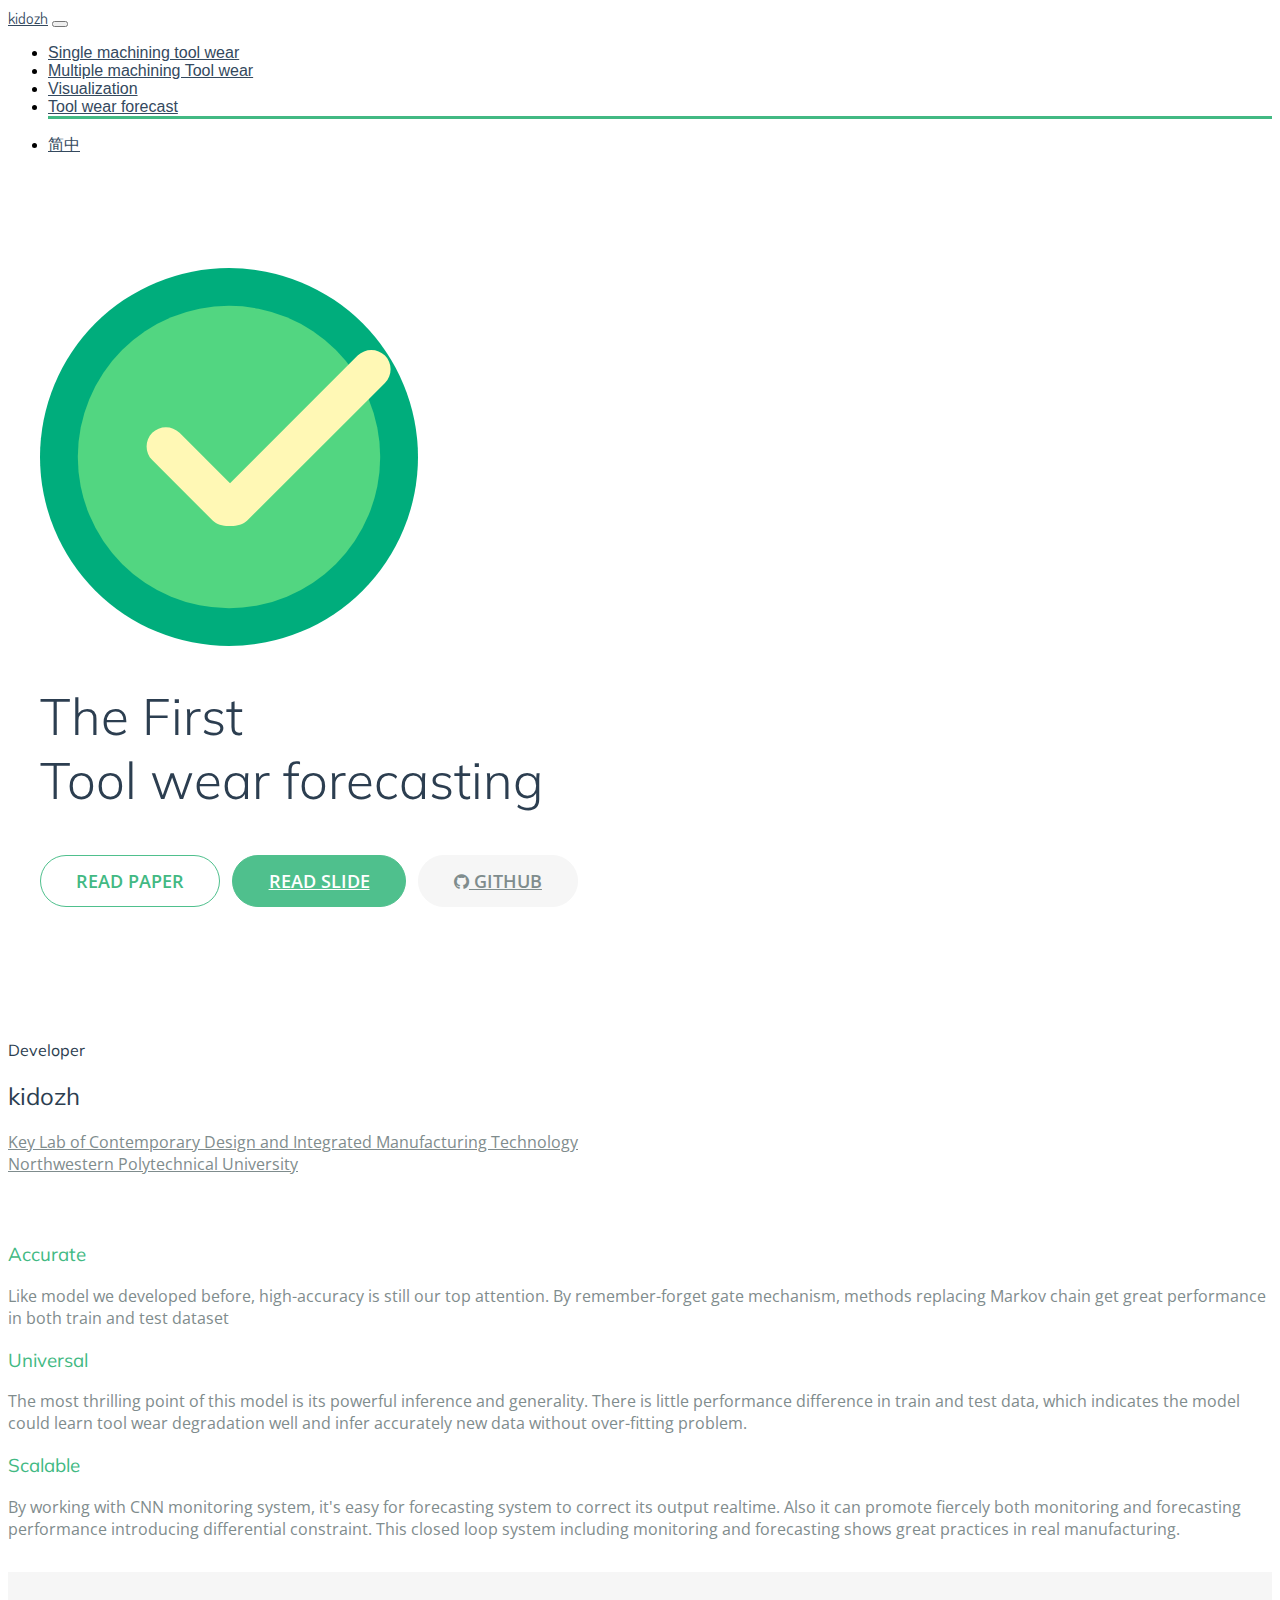
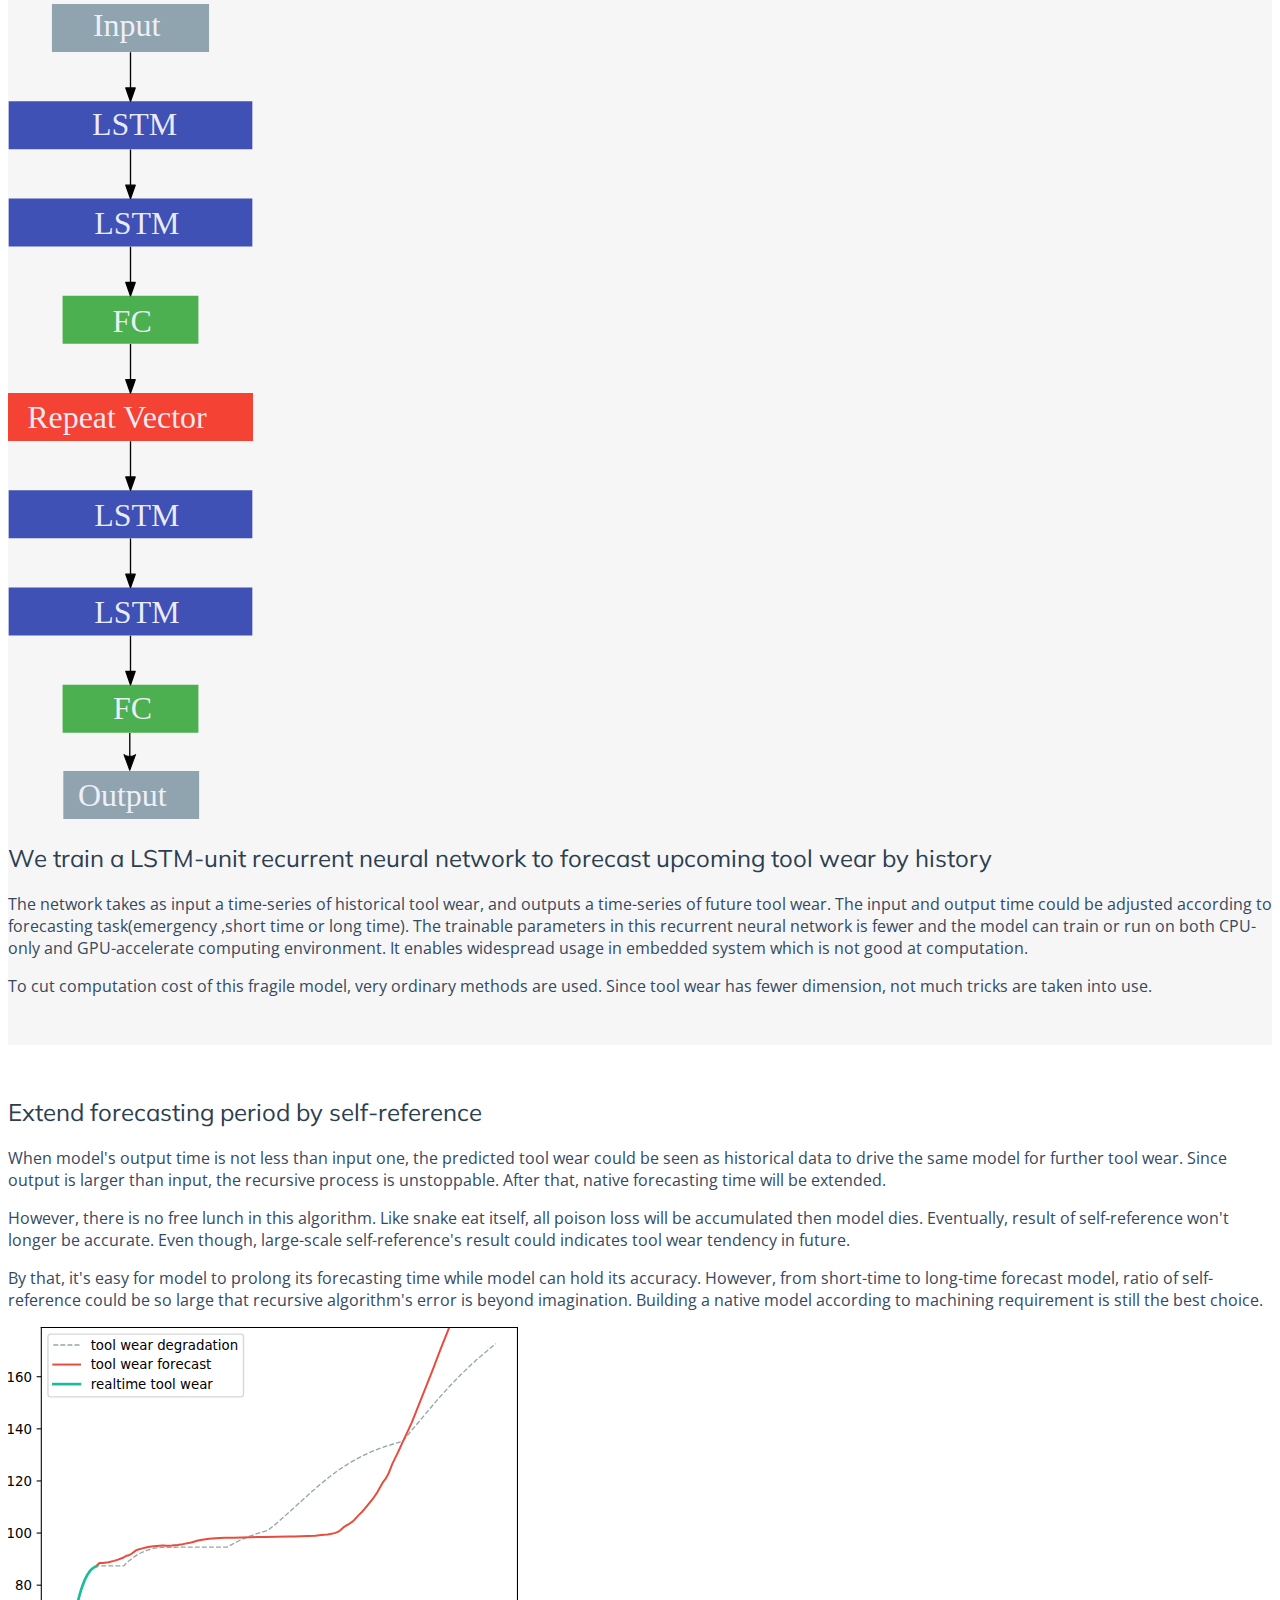
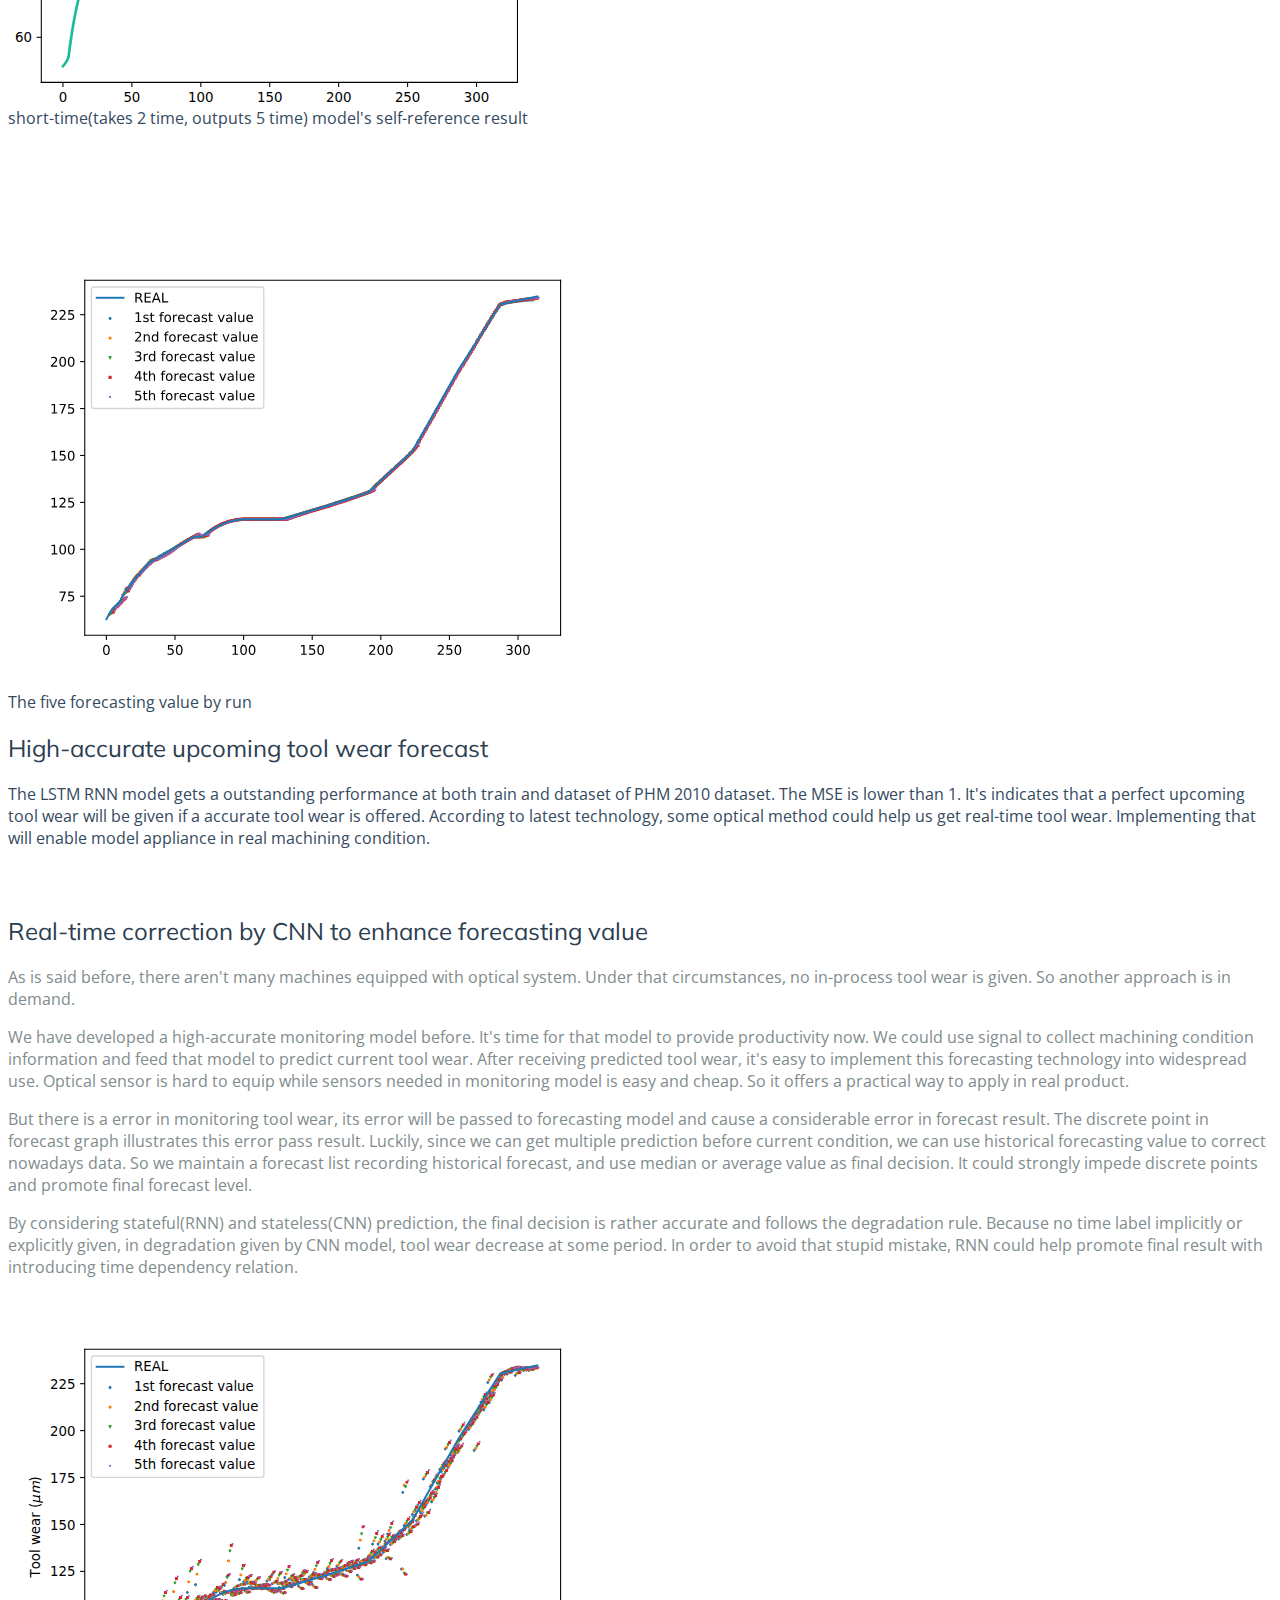
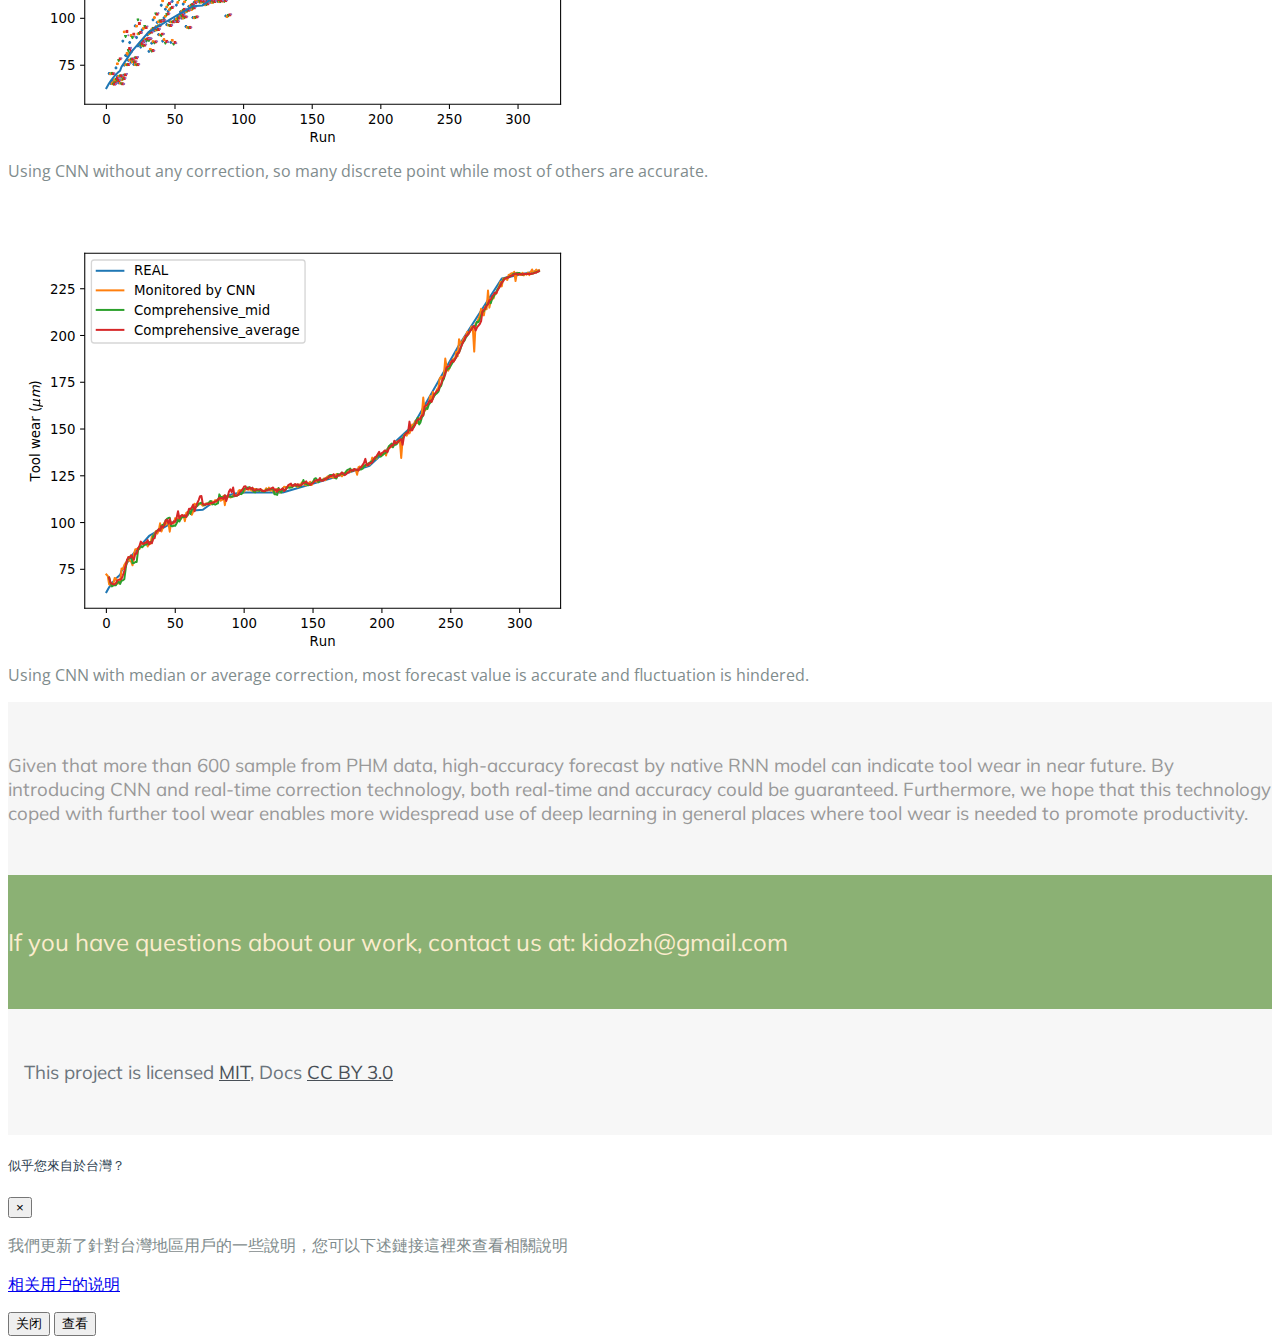
<file: index.html>
<!doctype html>
<html lang="en">
<head>
    <!-- Required meta tags -->
    <meta charset="utf-8">
    <meta name="viewport" content="width=device-width, initial-scale=1, shrink-to-fit=no">

    <!-- Bootstrap CSS -->
    <link rel="stylesheet" href="https://stackpath.bootstrapcdn.com/bootstrap/4.1.3/css/bootstrap.min.css" integrity="sha384-MCw98/SFnGE8fJT3GXwEOngsV7Zt27NXFoaoApmYm81iuXoPkFOJwJ8ERdknLPMO" crossorigin="anonymous">
    <link rel="stylesheet" href="https://cdnjs.cloudflare.com/ajax/libs/font-awesome/4.7.0/css/font-awesome.min.css" />
    <link rel="stylesheet" href="./static/css/style.css">
    <title>Tool wear forecasting by Recurrent Neural Network and its extension</title>
</head>
<body>

<!-- navbar -->
<nav class="navbar navbar-expand-lg navbar-light navbar-clear">
    <a class="navbar-brand" href="#">kidozh</a>
    <button class="navbar-toggler" type="button" data-toggle="collapse" data-target="#navbarToggler" aria-controls="navbarToggler" aria-expanded="false" aria-label="Toggle navigation">
        <span class="navbar-toggler-icon"></span>
    </button>

    <div class="collapse navbar-collapse" id="navbarToggler">
        <ul class="navbar-nav mr-auto mt-2 mt-lg-0">
            <li class="nav-item ">
                <a class="nav-link" href="https://kidozh.com/keras_detect_tool_wear/">Single machining tool wear <span class="sr-only">(current)</span></a>
            </li>
            <li class="nav-item">
                <a class="nav-link" href="https://kidozh.com/transfer_learning_NASA/">Multiple machining Tool wear</a>
            </li>
            <li class="nav-item">
                <a class="nav-link" href="https://kidozh.com/keras_detect_tool_wear/visualization.html">Visualization</a>
            </li>
            <li class="nav-item active">
                <a class="nav-link" href="">Tool wear forecast</a>
            </li>
        </ul>
        <ul class="navbar-nav navbar-right">
            <li class="nav-item">
                <a class="nav-link" href="#">简中</a>
            </li>
        </ul>
    </div>
</nav>

<div class="container-fluid">
    <div class="row project-bg">
        <div class="col-md-2 offset-md-2">
            <img class="img-fluid" src="./static/images/logo.svg" alt="LOGO">
        </div>
        <div class="col-md-5 offset-md-1">
            <h1 class="project-title">The First <br/>Tool wear forecasting</h1>
            <p class="button-group">
                <a class="btn btn-normal" data-toggle="tooltip" data-placement="top" title="Under publish">READ PAPER</a>

                <a class="btn btn-read" href="./static/source/RNN_Beamer.pdf" data-toggle="tooltip" data-placement="top" title="Simplified Chinese Only">READ SLIDE</a>


                <a class="btn btn-github" href="https://github.com/kidozh/rnn_in_prediction_tool_wear"><span class="fa fa-github"></span> GITHUB</a> </p>
        </div>

    </div>
    <div class="row">
        <!-- about-->
        <div class="col-md-12 project-author">
            <h4 class="text-center">Developer</h4>
            <h2 class="author text-center">kidozh</h2>
            <p class="lead text-center"><a href="http://jidian.nwpu.edu.cn/info/1229/5124.htm">Key Lab of Contemporary Design and Integrated Manufacturing Technology</a><br> <a href="http://en.nwpu.edu.cn/">Northwestern Polytechnical University</a></p>
        </div>
    </div>
    <div class="row project-advantage">
        <div class="container">
            <div class="row">
                <div class="col-md-4">
                    <h3 class="text-center">Accurate</h3>
                    <p class="text-center">
                        Like model we developed before, high-accuracy is still
                        our top attention. By remember-forget gate mechanism, methods
                        replacing Markov chain get great performance in both train and
                        test dataset

                    </p>
                </div>
                <div class="col-md-4">
                    <h3 class="text-center">Universal</h3>
                    <p class="text-center">
                        The most thrilling point of this model is its powerful inference
                        and generality. There is little performance difference in train and test data,
                        which indicates the model could learn tool wear degradation well and infer accurately
                        new data without over-fitting problem.
                    </p>
                </div>
                <div class="col-md-4">
                    <h3 class="text-center">Scalable</h3>
                    <p class="text-center">
                        By working with CNN monitoring system, it's easy for forecasting system to correct its
                        output realtime. Also it can promote fiercely both monitoring and forecasting performance introducing
                        differential constraint. This closed loop system including monitoring and forecasting shows great practices in
                        real manufacturing.
                    </p>
                </div>
            </div>
        </div>
    </div>
    <div class="row project-section model-tips">
        <div class="col-md-4 offset-md-2">
            <img class="img-fluid" src="./static/images/model.svg" alt="model">
        </div>
        <div class="col-md-5">
            <h2>We train a LSTM-unit recurrent neural network to forecast upcoming tool wear by history</h2>
            <p>The network takes as input a time-series of historical tool wear, and outputs a time-series of
                future tool wear. The input and output time could be adjusted according to forecasting task(emergency ,short
                time or long time). The trainable parameters in this recurrent neural network is fewer and the model
                can train or run on both CPU-only and GPU-accelerate computing environment. It enables widespread usage in
                embedded system which is not good at computation.
            </p>
            <p>To cut computation cost of this fragile model, very ordinary methods are used. Since tool wear has fewer
                dimension, not much tricks are taken into use.
            </p>
        </div>
    </div>
    <div class="row project-section">
        <div class="col-md-5 offset-md-1">
            <h2>Extend forecasting period by self-reference</h2>
            <p>When model's output time is not less than input one, the predicted tool wear could be seen as historical data
                to drive the same model for further tool wear. Since output is larger than input, the recursive process is unstoppable.
                After that, native forecasting time will be extended.
            </p>
            <p>However, there is no free lunch in this algorithm. Like snake eat itself, all poison loss will be accumulated then model dies.
                Eventually, result of self-reference won't longer be accurate. Even though, large-scale self-reference's result could indicates
                tool wear tendency in future.
            </p>
            <p>By that, it's easy for model to prolong its forecasting time while model can hold its accuracy. However, from short-time
                to long-time forecast model, ratio of self-reference could be so large that recursive algorithm's error is beyond imagination.
                Building a native model according to machining requirement is still the best choice.

            </p>
        </div>
        <div class="col-md-5">
            <p class="text-center">
                <img src="./static/images/short_recursive_prolong.svg" class="img-fluid"><br/>
                short-time(takes 2 time, outputs 5 time) model's self-reference result
            </p>
        </div>
    </div>
    <div class="row project-section">
        <div class="col-md-5 offset-md-1">
            <p class="text-center">
                <img src="./static/images/short_model_prediction.svg" class="img-fluid"><br/>
                The five forecasting value by run
            </p>
        </div>
        <div class="col-md-5">
            <h2>High-accurate upcoming tool wear forecast</h2>
            <p>The LSTM RNN model gets a outstanding performance at both train and dataset of PHM 2010 dataset.
                The MSE is lower than 1. It's indicates that a perfect upcoming tool wear will be given if a accurate
                tool wear is offered. According to latest technology, some optical method could help us get real-time
                tool wear. Implementing that will enable model appliance in real machining condition.

            </p>
        </div>
    </div>
    <div class="row project-extension">
        <div class="col-md-10 offset-md-1">
            <h2>Real-time correction by CNN to enhance forecasting value</h2>
            <p>As is said before, there aren't many machines equipped with optical system. Under that circumstances,
                no in-process tool wear is given. So another approach is in demand.
            </p>
            <p>We have developed a high-accurate monitoring model before. It's time for that model to provide productivity now.
                We could use signal to collect machining condition information and feed that model to predict current tool wear. After
                receiving predicted tool wear, it's easy to implement this forecasting technology into widespread use. Optical
                sensor is hard to equip while sensors needed in monitoring model is easy and cheap. So it offers a practical way to
                apply in real product.
            </p>
            <p>But there is a error in monitoring tool wear, its error will be passed to forecasting model and cause a considerable
                error in forecast result. The discrete point in forecast graph illustrates this error pass result. Luckily, since we can get multiple prediction before current condition, we can use historical
                forecasting value to correct nowadays data. So we maintain a forecast list recording historical forecast, and use median
                or average value as final decision. It could strongly impede discrete points and promote final forecast level.
            </p>
            <p>By considering stateful(RNN) and stateless(CNN) prediction, the final decision is rather accurate and follows the
                degradation rule. Because no time label implicitly or explicitly given, in degradation given by CNN model,
                tool wear decrease at some period. In order to avoid that stupid mistake, RNN could help promote final result with
                introducing time dependency relation.
            </p>

        </div>
        <div class="col-md-5 offset-md-1">
            <p class="text-center">
                <img src="./static/images/CNN_short_invovled.svg" class="img-fluid"><br/>
                Using CNN without any correction, so many discrete point while most of others are accurate.
            </p>
        </div>
        <div class="col-md-5">
            <p class="text-center">
                <img src="./static/images/CNN_invovled_comprehensive_correction_with_CNN.svg" class="img-fluid"><br/>
                Using CNN with median or average correction, most forecast value is accurate and fluctuation is hindered.
            </p>
        </div>
    </div>
    <div class="row project-section conclusion">
        <div class="col-md-8 offset-md-1">
            <h3>Given that more than 600 sample from PHM data, high-accuracy forecast by native RNN model can indicate
                tool wear in near future. By introducing CNN and real-time correction technology, both real-time and
                accuracy could be guaranteed. Furthermore, we hope that this technology coped with further tool wear
                enables more widespread use of deep learning in general places where tool wear is needed to promote
                productivity.

            </h3>
        </div>
    </div>
    <div class="row contact-us">
        <div class="col-md-10 offset-md-1">
            <h2>If you have questions about our work, contact us at: kidozh@gmail.com</h2>
        </div>

    </div>
    <div class="row footer">
        <div class="col-md-12">
            <h3 class="text-center">This project is licensed <a href="https://github.com/kidozh/keras_detect_tool_wear/blob/master/LICENSE">MIT</a>,
                Docs <a href="https://creativecommons.org/licenses/by/3.0/">CC BY 3.0</a>
            </h3>
        </div>
    </div>

</div>

<!-- Modal -->
<div class="modal fade" id="strictModal" tabindex="-1" role="dialog" aria-labelledby="strictModalLabel" aria-hidden="true">
    <div class="modal-dialog" role="document">
        <div class="modal-content">
            <div class="modal-header">
                <h5 class="modal-title" id="strictModalLabel">似乎您來自於台灣？</h5>
                <button type="button" class="close" data-dismiss="modal" aria-label="Close">
                    <span aria-hidden="true">&times;</span>
                </button>
            </div>
            <div class="modal-body">
                <p>我們更新了針對台灣地區用戶的一些說明，您可以下述鏈接這裡來查看相關說明</p>
                <p><a href="./epidemic_prevention_notice.html">相关用户的说明</a> </p>
            </div>
            <div class="modal-footer">
                <button type="button" class="btn btn-secondary" data-dismiss="modal">关闭</button>
                <a href="./epidemic_prevention_notice.html"><button type="button" class="btn btn-primary">查看</button></a>
            </div>
        </div>
    </div>
</div>



<!-- Optional JavaScript -->
<!-- jQuery first, then Popper.js, then Bootstrap JS -->
<script src="https://code.jquery.com/jquery-3.3.1.slim.min.js" integrity="sha384-q8i/X+965DzO0rT7abK41JStQIAqVgRVzpbzo5smXKp4YfRvH+8abtTE1Pi6jizo" crossorigin="anonymous"></script>
<script src="https://cdnjs.cloudflare.com/ajax/libs/popper.js/1.14.3/umd/popper.min.js" integrity="sha384-ZMP7rVo3mIykV+2+9J3UJ46jBk0WLaUAdn689aCwoqbBJiSnjAK/l8WvCWPIPm49" crossorigin="anonymous"></script>
<script src="https://stackpath.bootstrapcdn.com/bootstrap/4.1.3/js/bootstrap.min.js" integrity="sha384-ChfqqxuZUCnJSK3+MXmPNIyE6ZbWh2IMqE241rYiqJxyMiZ6OW/JmZQ5stwEULTy" crossorigin="anonymous"></script>
<script>
    function notices_user_comes_from_tw_province(){
        let lang = navigator.language;
        if (lang === "zh-TW" || lang === "zh-tw"){
            console.log("Raise a modal to notice user from TW");
            $('#strictModal').modal('show');
        }
    }

    $(function () {
        notices_user_comes_from_tw_province();
        $('[data-toggle="tooltip"]').tooltip()
    })
</script>
</body>
</html>
</file>
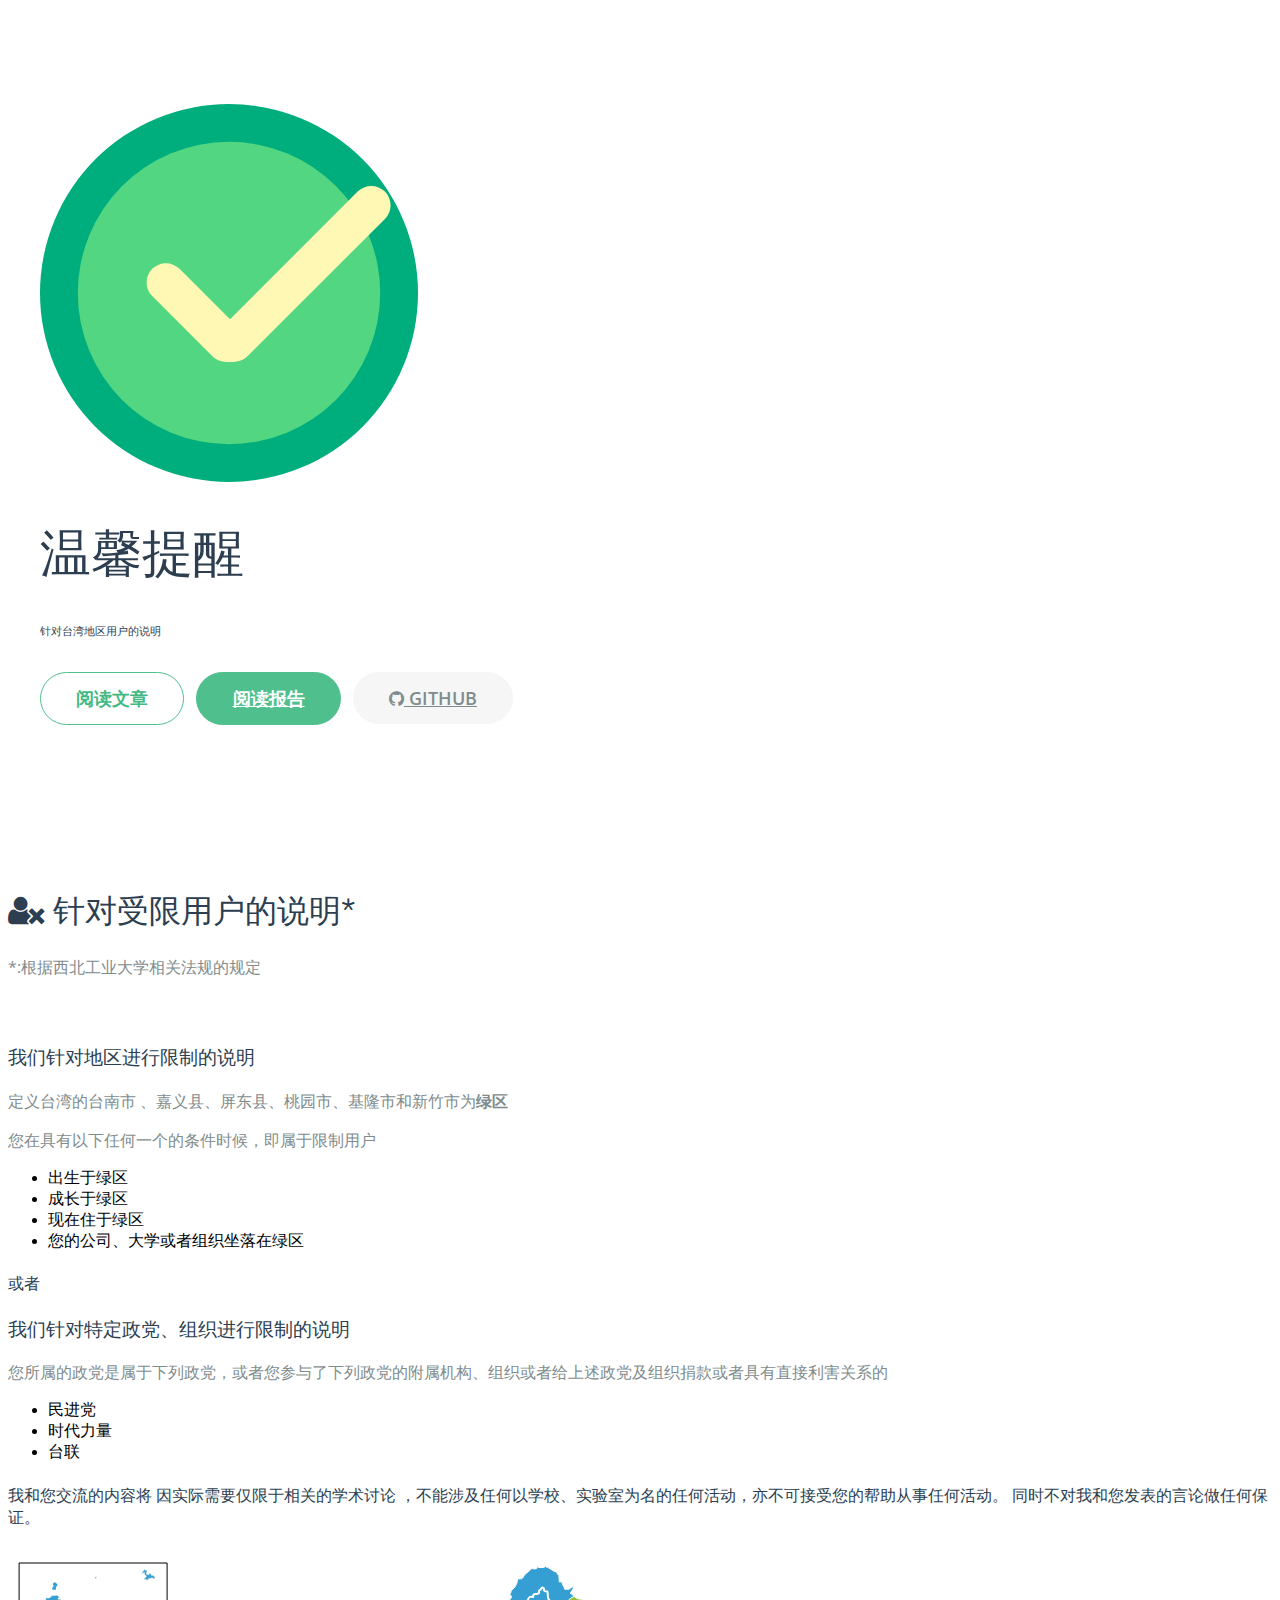
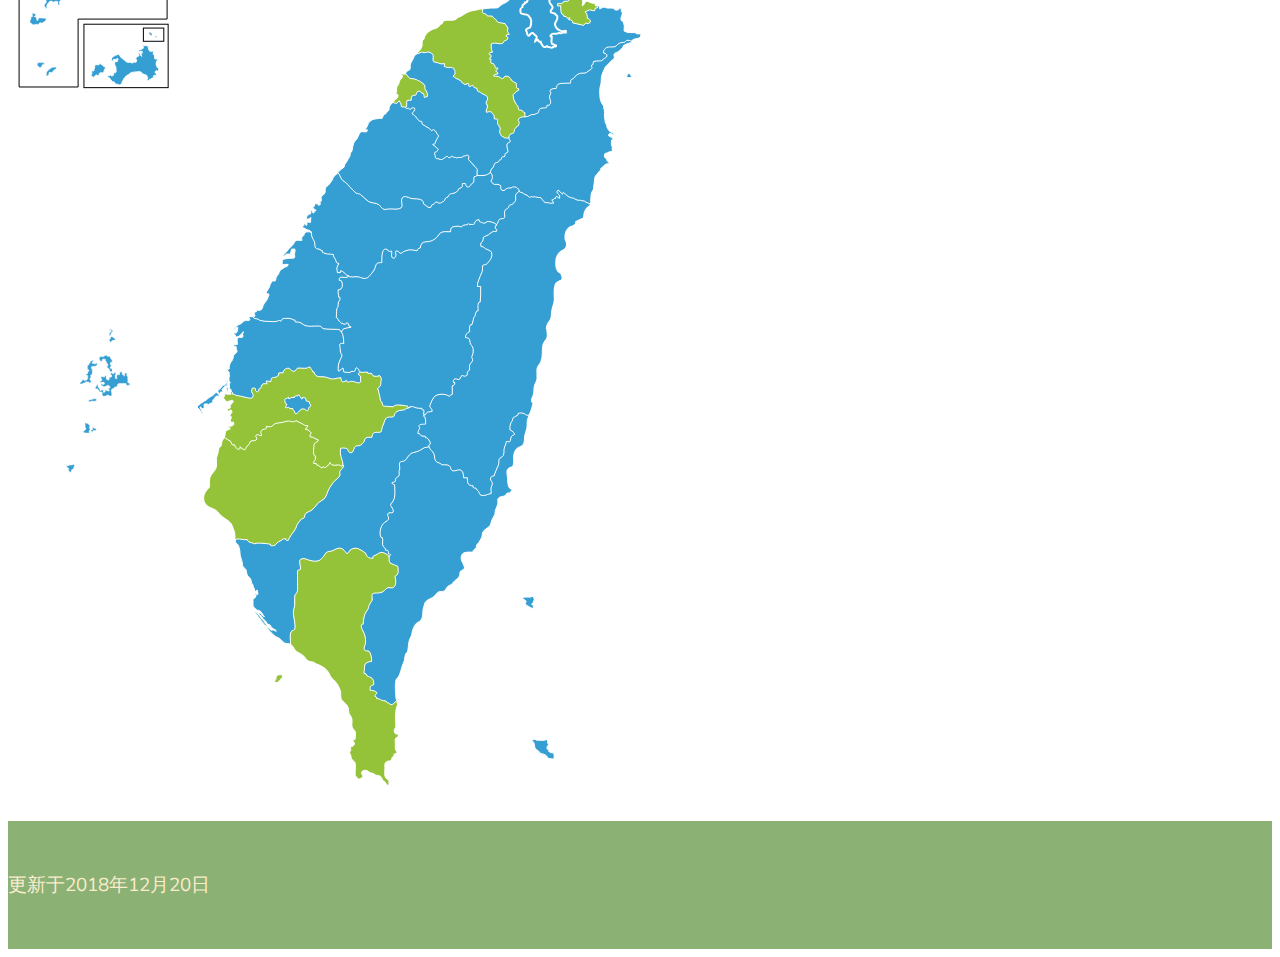
<file: epidemic_prevention_notice.html>
<!doctype html>
<html lang="en">
<head>
    <!-- Required meta tags -->
    <meta charset="utf-8">
    <meta name="viewport" content="width=device-width, initial-scale=1, shrink-to-fit=no">

    <!-- Bootstrap CSS -->
    <link rel="stylesheet" href="https://stackpath.bootstrapcdn.com/bootstrap/4.1.3/css/bootstrap.min.css" integrity="sha384-MCw98/SFnGE8fJT3GXwEOngsV7Zt27NXFoaoApmYm81iuXoPkFOJwJ8ERdknLPMO" crossorigin="anonymous">
    <link rel="stylesheet" href="https://cdnjs.cloudflare.com/ajax/libs/font-awesome/4.7.0/css/font-awesome.min.css" />
    <link rel="stylesheet" href="./static/css/style.css">
    <title>提醒</title>
</head>
<body>
<div class="container-fluid">
    <div class="row project-bg">
        <div class="col-md-2 offset-md-2">
            <img class="img-fluid" src="./static/images/logo.svg" alt="LOGO">
        </div>
        <div class="col-md-5 offset-md-1">
            <h1 class="project-title">温馨提醒</h1>
            <h6>针对台湾地区用户的说明</h6>
            <p class="button-group">
                <a class="btn btn-normal" data-toggle="tooltip" data-placement="top" title="Under publish">阅读文章</a>

                <a class="btn btn-read" href="./static/source/RNN_Beamer.pdf" data-toggle="tooltip" data-placement="top" title="Simplified Chinese Only">阅读报告</a>


                <a class="btn btn-github" href="https://github.com/kidozh/rnn_in_prediction_tool_wear"><span class="fa fa-github"></span> GITHUB</a>
            </p>

        </div>

    </div>
    <div class="row">
        <div class="container">
            <div class="row" style="padding: 2rem 0 2rem 0;">
                <div class="col-md-12">
                    <h1 class="text-center"><span class="fa fa-user-times"></span> 针对受限用户的说明*</h1>
                    <p class="text-center lead">*:根据西北工业大学相关法规的规定</p>
                </div>

            </div>

            <div class="row">
                <div class="col-md-6">
                    <h3>我们针对地区进行限制的说明</h3>
                    <p>定义台湾的台南市 、嘉义县、屏东县、桃园市、基隆市和新竹市为<strong>绿区</strong></p>
                    <p>您在具有以下任何一个的条件时候，即属于限制用户
                        <ul>
                            <li>出生于绿区</li>
                            <li>成长于绿区</li>
                            <li>现在住于绿区</li>
                            <li>您的公司、大学或者组织坐落在绿区</li>
                        </ul>
                    </p>
                    <h4 class="or-divider text-center">或者</h4>

                    <h3>我们针对特定政党、组织进行限制的说明</h3>
                    <p>您所属的政党是属于下列政党，或者您参与了下列政党的附属机构、组织或者给上述政党及组织捐款或者具有直接利害关系的</p>
                    <p>
                        <ul>
                            <li>民进党</li>
                            <li>时代力量</li>
                            <li>台联</li>
                        </ul>
                    </p>

                    <h4>
                        我和您交流的内容将
                        <span class="text-success">因实际需要</span>仅限于相关的学术讨论
                        ，不能涉及任何以学校、实验室为名的任何活动，亦不可接受您的帮助从事任何活动。
                        同时不对我和您发表的言论做<span class="text-success">任何保证</span>。
                    </h4>
                </div>
                <div class="col-md-6">
                    <p class="text-center">
                        <img src="./static/images/epidemicRegion.svg" class="img-fluid">
                    </p>
                </div>
            </div>

        </div>
    </div>
    <div class="row contact-us">
        <div class="col-md-12">
            <h3 class="text-center">更新于2018年12月20日</h3>
        </div>

    </div>
</div>

</body>
</html>
</file>
<file: static/css/style.css>
@import url('https://fonts.googleapis.com/css?family=Dosis|Muli:300,400|Open+Sans');

body{
    font-family: "Helvetica Neue", Helvetica, Arial, "PingFang SC", "Hiragino Sans GB", "Heiti SC", "Microsoft YaHei", "WenQuanYi Micro Hei", sans-serif;
}

h1, h2, h3, h4, h5, h6 {
    color: #2c3e50;
    font-family: 'Muli', "Helvetica Neue", Helvetica, Arial, "PingFang SC", "Hiragino Sans GB", "Heiti SC", "Microsoft YaHei", "WenQuanYi Micro Hei", sans-serif;
    font-weight: 400;
}

p{
    color: #7f8c8d;
    font-family: 'Open Sans', "Helvetica Neue", Helvetica, Arial, "PingFang SC", "Hiragino Sans GB", "Heiti SC", "Microsoft YaHei", "WenQuanYi Micro Hei", sans-serif;
}

.navbar-clear{
    background: #fff;

}

.navbar-clear a{
    color: #34495e;
    transition: all .35s;
}

.navbar-clear a:hover,
.navbar-clear li+.active{
    border-bottom: 0.2rem solid #42b983;
}

.navbar-brand{
    font-family: 'Dosis','Open Sans', "Helvetica Neue", Helvetica, Arial, "PingFang SC", "Hiragino Sans GB", "Heiti SC", "Microsoft YaHei", "WenQuanYi Micro Hei", sans-serif !important;
}

.project-bg{
    padding: 6rem 2rem 6rem 2rem;
}

.project-bg h1{
    font-weight: 300;
}

.project-bg h1,
.project-bg h2,
.project-bg h3,
.project-bg h4,
.project-bg h5,
.project-bg h6{
    color: #2c3e50;
}

.project-bg .author{
    font-family: 'Dosis', 'Open Sans', "Helvetica Neue", Helvetica, Arial, "PingFang SC", "Hiragino Sans GB", "Heiti SC", "Microsoft YaHei", "WenQuanYi Micro Hei", sans-serif;
    margin: 1rem 0;
}

.project-bg a{
    font-size: 1.1rem;
    color:#fff;
    font-weight: 600;
    text-align: center;
}

.project-bg .button-group{
    margin: 0.5rem 0 1rem 0;
}

.project-bg .btn{
    padding: 0.75em 2em;
    border-radius: 2em;
    display: inline-block;
    color: #fff;
    background: #4fc08d;
    transition: all .35s ease;
    box-sizing: border-box;
    border: 0.1rem solid #4fc08d;
    margin-top: 0.5rem;
    align-content: center;
    margin-right: 0.5rem;
}

.project-bg .btn-read{
    background: #4fc08d;
    transition: all 0.15s ease;
    box-sizing: border-box;
    border: 0.1rem solid #4fc08d;
    color: #ffffff !important;
}

.project-bg .btn-normal{
    background: #fff;
    color: #42b983!important;

}

.project-bg .btn-github{
    background-color: #f6f6f6;
    color: #7f8c8d!important;
    border-color: #f6f6f6;
}

.project-title{
    font-weight: 300;
    font-size: 3.2rem;
}

.project-author{
    padding: 0 0 1rem 0;
}

.project-author p,
.project-author a{
    color: #7f8c8d;
}

.project-advantage{
    padding: 1rem 0 1rem 0;
}

.project-advantage h1,
.project-advantage h3,
.project-advantage h3,
.project-advantage h4,
.project-advantage h5,
.project-advantage h6{
    color:#42b983;
    font-family: 'Muli', 'Open Sans', "Helvetica Neue", Helvetica, Arial, "PingFang SC", "Hiragino Sans GB", "Heiti SC", "Microsoft YaHei", "WenQuanYi Micro Hei", sans-serif;
}

.project-advantage p{
    color: #7f8c8d;
}

.project-section{
    padding: 2rem 0 2rem 0;
}

.project-section h1,
.project-section h2,
.project-section h3,
.project-section h4,
.project-section h5,
.project-section h6{
    color: #2c3e50;
}

.project-section p{
    color: #34495e;
}

.model-tips{
    background: #f6f6f6;
}

.conclusion{
    background: #f6f6f6;
}

.conclusion h1,
.conclusion h2,
.conclusion h3,
.conclusion h4,
.conclusion h5,
.conclusion h6,
.conclusion p{
    color: #999;
}

.contact-us{
    padding: 2rem 0 2rem 0;
    background: #8BB174;
}

.contact-us *{
    color: #FBECCD;
}

.footer{
    padding: 2rem 1rem 2rem 1rem;
    background: #f7f7f7;
}

.footer *{
    color: #6c757d;
}

.footer a{
    color : #495057;
}
</file>
